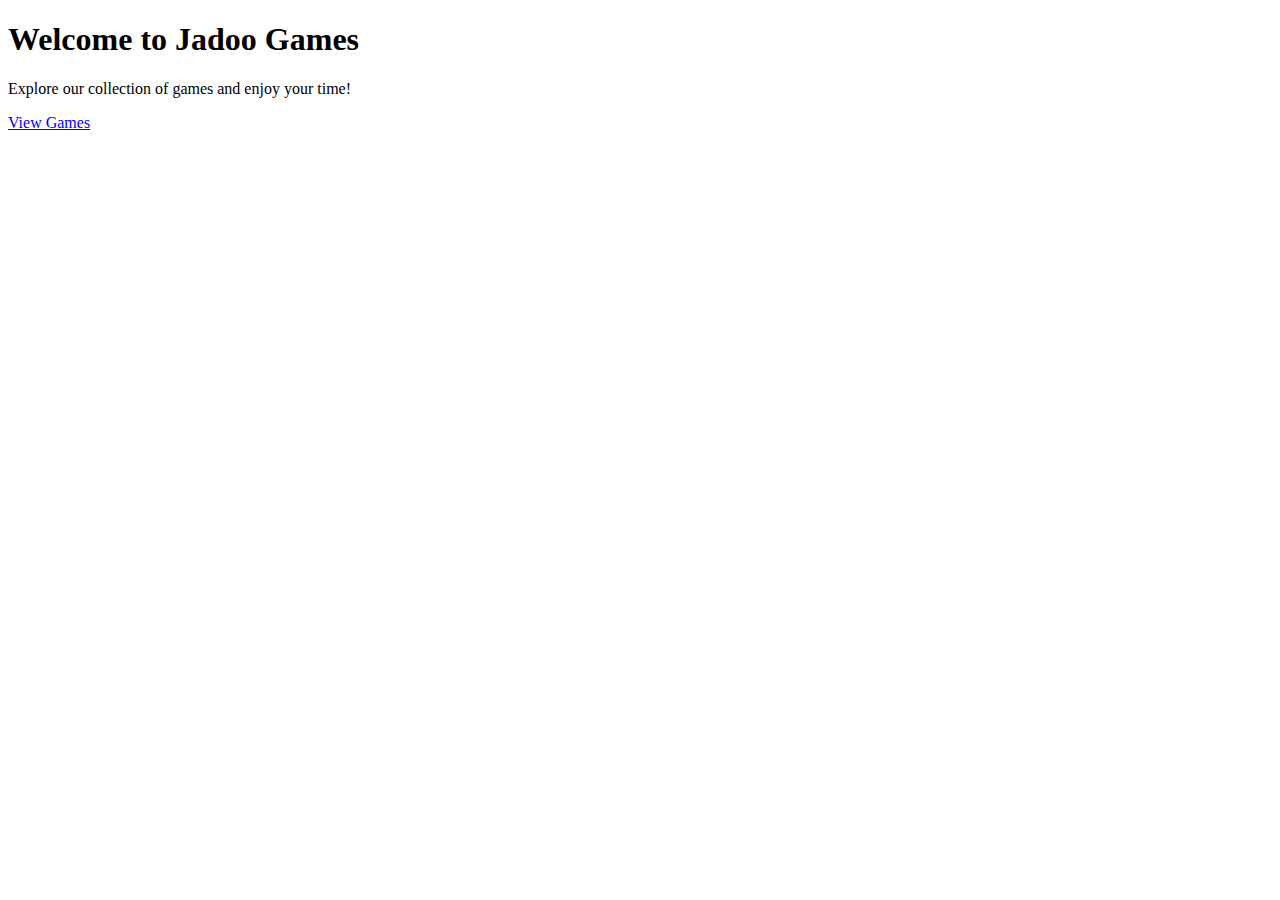
<file: games/templates/files/home.html>
<!DOCTYPE html>
<html>
<head>
      <meta charset="UTF-8" />
      <title>title</title>
</head>
<body>
      <h1>Welcome to Jadoo Games</h1>
      <p>Explore our collection of games and enjoy your time!</p>
      <a href="{% url 'logout' %}">View Games</a>
</body>
</html>
</file>
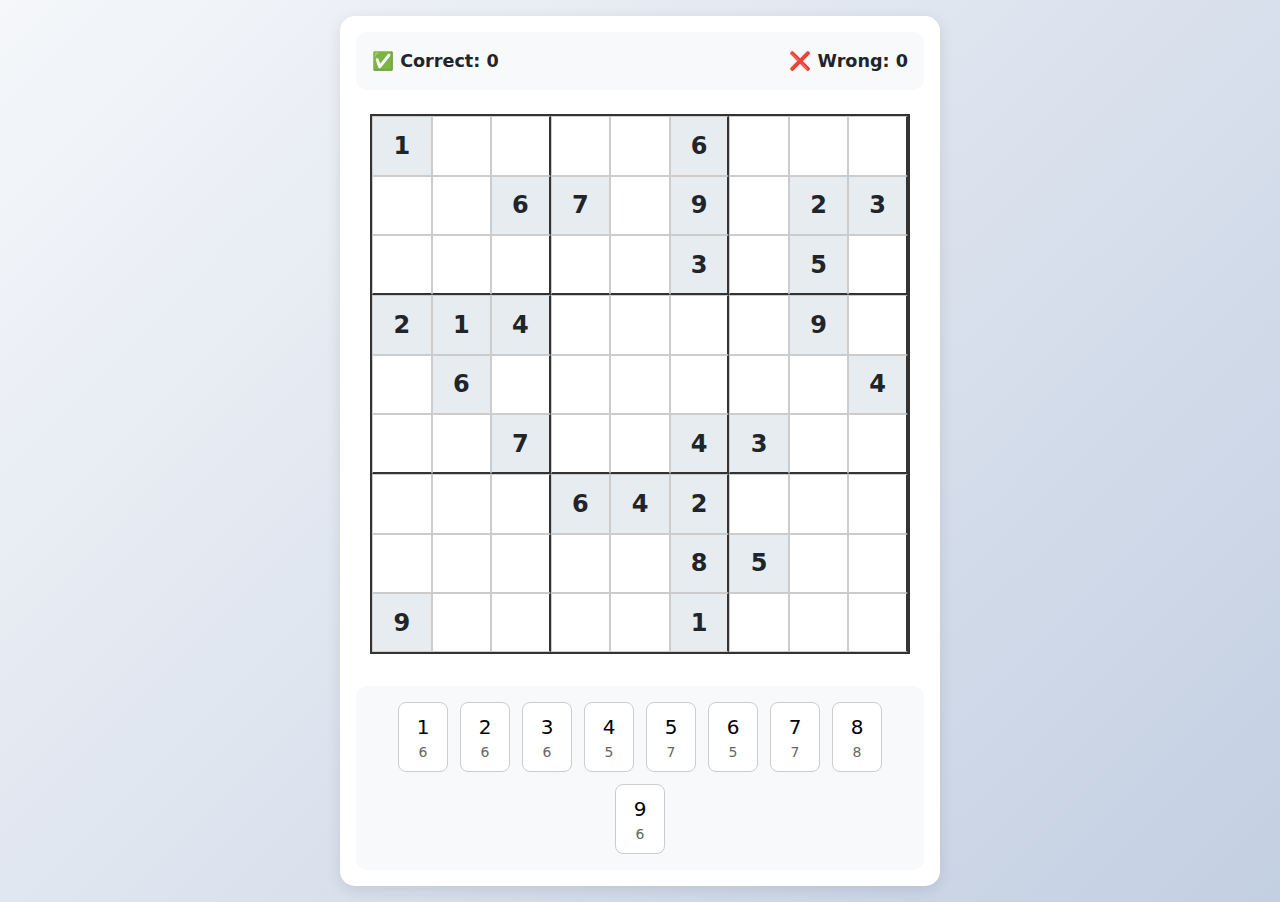
<file: games/templates/files/sudoku.html>
<!DOCTYPE html>
<html lang="en">
<head>
  <meta charset="UTF-8">
  <meta name="viewport" content="width=device-width, initial-scale=1.0">
  <title>Jadoo: Sudoku Challenge</title>
  <link rel="stylesheet" href="https://cdn.jsdelivr.net/npm/bootstrap@5.3.3/dist/css/bootstrap.min.css">
  <style>
    body {
      background: linear-gradient(135deg, #f5f7fa 0%, #c3cfe2 100%);
      min-height: 100vh;
      display: flex;
      justify-content: center;
      align-items: center;
      padding: 1rem;
    }
    .container {
      max-width: 600px;
      width: 100%;
      padding: 1rem;
      background: white;
      border-radius: 15px;
      box-shadow: 0 4px 15px rgba(0, 0, 0, 0.1);
    }
    .top-bar {
      display: flex;
      justify-content: space-between;
      align-items: center;
      padding: 1rem;
      background: #f8f9fa;
      border-radius: 10px;
      margin-bottom: 1.5rem;
      font-size: 1.1rem;
      font-weight: 600;
    }
    .sudoku-grid {
      display: grid;
      grid-template-columns: repeat(9, 1fr);
      width: 100%;
      max-width: 540px;
      height: 540px;
      margin: 0 auto;
      border: 2px solid #333;
      background: #fff;
    }
    .cell {
      border: 1px solid #ccc;
      text-align: center;
      font-size: clamp(1rem, 4vw, 1.5rem);
      font-weight: bold;
      cursor: pointer;
      display: flex;
      justify-content: center;
      align-items: center;
      min-height: 0;
      min-width: 0;
    }
    .cell.fixed {
      background-color: #e6ecf0;
    }
    .cell.selected {
      background-color: #cce5ff;
    }
    .cell:nth-child(3n) {
      border-right: 2px solid #333;
    }
    .cell:nth-child(n+19):nth-child(-n+27),
    .cell:nth-child(n+46):nth-child(-n+54) {
      border-bottom: 2px solid #333;
    }
    .number-pad {
      margin-top: 2rem;
      display: flex;
      justify-content: center;
      gap: 0.75rem;
      flex-wrap: wrap;
      padding: 1rem;
      background: #f8f9fa;
      border-radius: 10px;
    }
    .number-button {
      width: 50px;
      height: 70px;
      font-size: 1.25rem;
      border: 1px solid #ccc;
      border-radius: 8px;
      background-color: white;
      display: flex;
      flex-direction: column;
      justify-content: center;
      align-items: center;
      padding: 0;
      transition: transform 0.2s, box-shadow 0.2s;
    }
    .number-button:hover {
      transform: scale(1.05);
      box-shadow: 0 2px 8px rgba(0, 0, 0, 0.1);
    }
    .number-button .count {
      font-size: 0.875rem;
      color: #666;
    }
    @media (max-width: 576px) {
      .container {
        padding: 0.5rem;
      }
      .top-bar {
        font-size: 0.9rem;
        padding: 0.75rem;
      }
      .sudoku-grid {
        height: 400px;
        max-width: 400px;
      }
      .number-button {
        width: 40px;
        height: 60px;
        font-size: 1rem;
      }
      .number-button .count {
        font-size: 0.75rem;
      }
    }
  </style>
</head>
<body>
<div class="container text-center">
  <div class="top-bar">
    <div>✅ Correct: <span id="correctCount">0</span></div>
    <div>❌ Wrong: <span id="wrongCount">0</span></div>
  </div>
  <div class="sudoku-grid" id="sudoku-board"></div>
  <div class="number-pad" id="number-pad"></div>
</div>

<script>
  let solution = [];
  let puzzle = [];
  let wrongMoves = 0;
  let correctMoves = 0;
  let selectedCell = null;
  let remainingCounts = new Array(9).fill(0);

  function isSafe(board, row, col, num) {
    for (let x = 0; x < 9; x++) {
      if (board[row][x] === num || board[x][col] === num) return false;
    }
    const startRow = row - row % 3, startCol = col - col % 3;
    for (let i = 0; i < 3; i++) {
      for (let j = 0; j < 3; j++) {
        if (board[i + startRow][j + startCol] === num) return false;
      }
    }
    return true;
  }

  function generateFullBoard() {
    let board = Array.from({ length: 9 }, () => Array(9).fill(null));
    function solve(board) {
      for (let row = 0; row < 9; row++) {
        for (let col = 0; col < 9; col++) {
          if (board[row][col] === null) {
            for (let num = 1; num <= 9; num++) {
              if (isSafe(board, row, col, num)) {
                board[row][col] = num;
                if (solve(board)) return true;
                board[row][col] = null;
              }
            }
            return false;
          }
        }
      }
      return true;
    }
    solve(board);
    return board;
  }

  function generatePuzzle(fullBoard, minClues = 25) {
    let puzzle = JSON.parse(JSON.stringify(fullBoard));
    let cells = [];
    for (let i = 0; i < 9; i++) for (let j = 0; j < 9; j++) cells.push([i, j]);

    for (let i = cells.length - 1; i > 0; i--) {
      const j = Math.floor(Math.random() * (i + 1));
      [cells[i], cells[j]] = [cells[j], cells[i]];
    }

    let removed = 0;
    while (removed < 81 - minClues && cells.length > 0) {
      const [row, col] = cells.pop();
      const temp = puzzle[row][col];
      puzzle[row][col] = null;

      let testPuzzle = JSON.parse(JSON.stringify(puzzle));
      if (!hasUniqueSolution(testPuzzle)) {
        puzzle[row][col] = temp;
      } else {
        removed++;
      }
    }
    return puzzle;
  }

  function hasUniqueSolution(board) {
    function solve(board) {
      for (let row = 0; row < 9; row++) {
        for (let col = 0; col < 9; col++) {
          if (board[row][col] === null) {
            for (let num = 1; num <= 9; num++) {
              if (isSafe(board, row, col, num)) {
                board[row][col] = num;
                if (solve(board)) {
                  return true;
                }
                board[row][col] = null;
              }
            }
            return false;
          }
        }
      }
      return true;
    }

    let solutions = 0;
    function countSolutions(board) {
      for (let row = 0; row < 9; row++) {
        for (let col = 0; col < 9; col++) {
          if (board[row][col] === null) {
            for (let num = 1; num <= 9; num++) {
              if (isSafe(board, row, col, num)) {
                board[row][col] = num;
                if (countSolutions(board)) {
                  solutions++;
                  if (solutions > 1) return true;
                }
                board[row][col] = null;
              }
            }
            return solutions <= 1;
          }
        }
      }
      solutions++;
      return solutions <= 1;
    }

    let testBoard = JSON.parse(JSON.stringify(board));
    return countSolutions(testBoard);
  }

  function calculateRemainingCounts() {
    let totalCounts = new Array(9).fill(0);
    for (let row = 0; row < 9; row++) {
      for (let col = 0; col < 9; col++) {
        if (solution[row][col] !== null) {
          totalCounts[solution[row][col] - 1]++;
        }
      }
    }
    let usedCounts = new Array(9).fill(0);
    for (let row = 0; row < 9; row++) {
      for (let col = 0; col < 9; col++) {
        if (puzzle[row][col] !== null) {
          usedCounts[puzzle[row][col] - 1]++;
        }
      }
    }
    for (let i = 0; i < 9; i++) {
      remainingCounts[i] = totalCounts[i] - usedCounts[i];
    }
  }

  function renderBoard(board) {
    const boardDiv = document.getElementById('sudoku-board');
    boardDiv.innerHTML = '';
    board.forEach((row, rowIndex) => {
      row.forEach((cell, colIndex) => {
        const cellDiv = document.createElement('div');
        cellDiv.classList.add('cell');
        if (cell !== null) {
          cellDiv.classList.add('fixed');
          cellDiv.textContent = cell;
        } else {
          cellDiv.dataset.row = rowIndex;
          cellDiv.dataset.col = colIndex;
          cellDiv.addEventListener('click', handleCellClick);
        }
        boardDiv.appendChild(cellDiv);
      });
    });
  }

  function renderNumberPad() {
    const pad = document.getElementById('number-pad');
    pad.innerHTML = '';
    for (let i = 1; i <= 9; i++) {
      const btn = document.createElement('button');
      btn.className = 'number-button';
      btn.innerHTML = `${i}<div class="count">${remainingCounts[i-1]}</div>`;
      btn.addEventListener('click', () => handleNumberClick(i));
      pad.appendChild(btn);
    }
  }

  function handleCellClick(e) {
    if (selectedCell) selectedCell.classList.remove('selected');
    selectedCell = e.target;
    selectedCell.classList.add('selected');
  }

  function handleNumberClick(num) {
    if (!selectedCell) return;
    const row = parseInt(selectedCell.dataset.row);
    const col = parseInt(selectedCell.dataset.col);
    if (solution[row][col] === num) {
      selectedCell.textContent = num;
      selectedCell.classList.add('bg-success', 'text-white');
      selectedCell.classList.remove('selected');
      selectedCell.removeEventListener('click', handleCellClick);
      correctMoves++;
      remainingCounts[num-1]--;
      document.getElementById('correctCount').textContent = correctMoves;
    } else {
      selectedCell.classList.add('bg-danger', 'text-white');
      setTimeout(() => selectedCell.classList.remove('bg-danger', 'text-white'), 500);
      wrongMoves++;
      document.getElementById('wrongCount').textContent = wrongMoves;
      if (wrongMoves >= 3) {
        setTimeout(() => {
          alert("Come on, you're smart 😎 — but you lost. Try again!");
          location.reload();
        }, 300);
      }
    }
    renderNumberPad();
    selectedCell = null;
  }

  solution = generateFullBoard();
  puzzle = generatePuzzle(solution, 25); // Adjusted to 25 clues for hard difficulty
  calculateRemainingCounts();
  renderBoard(puzzle);
  renderNumberPad();
</script>
</body>
</html>
</file>
